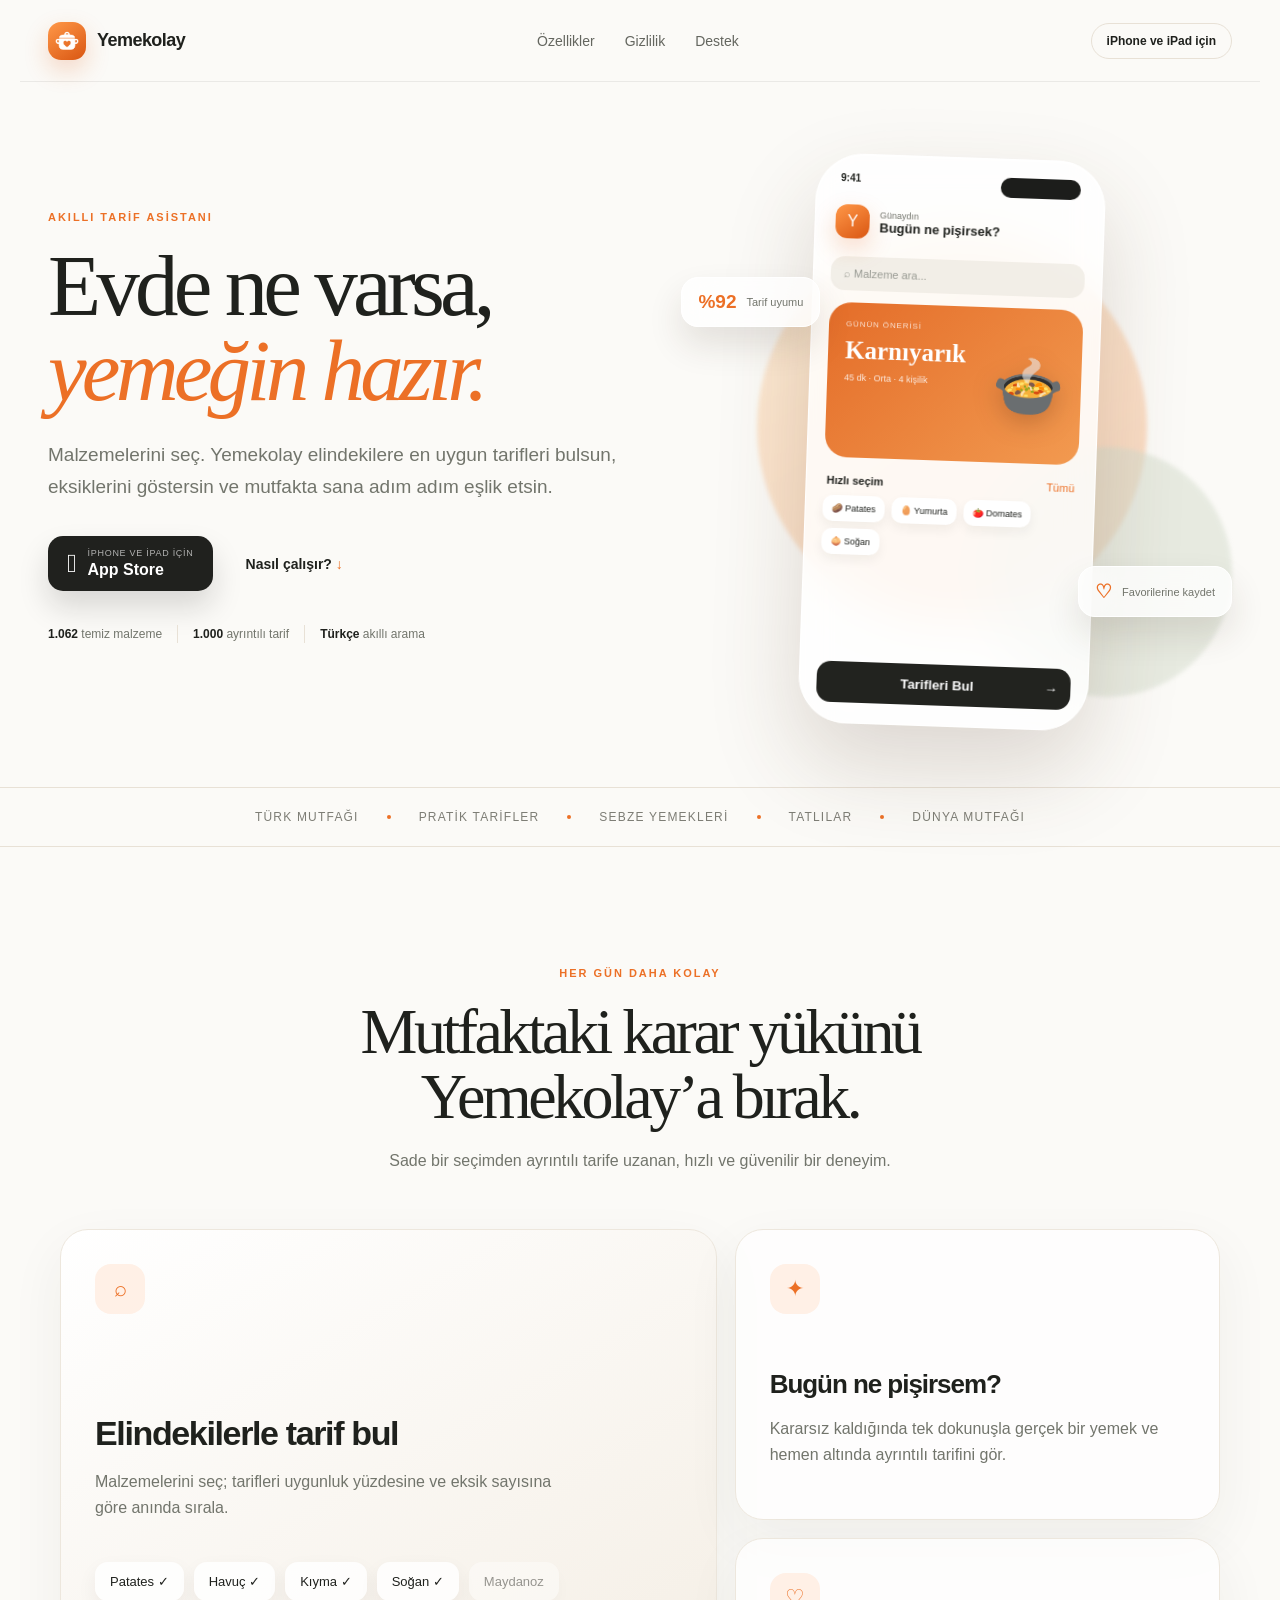
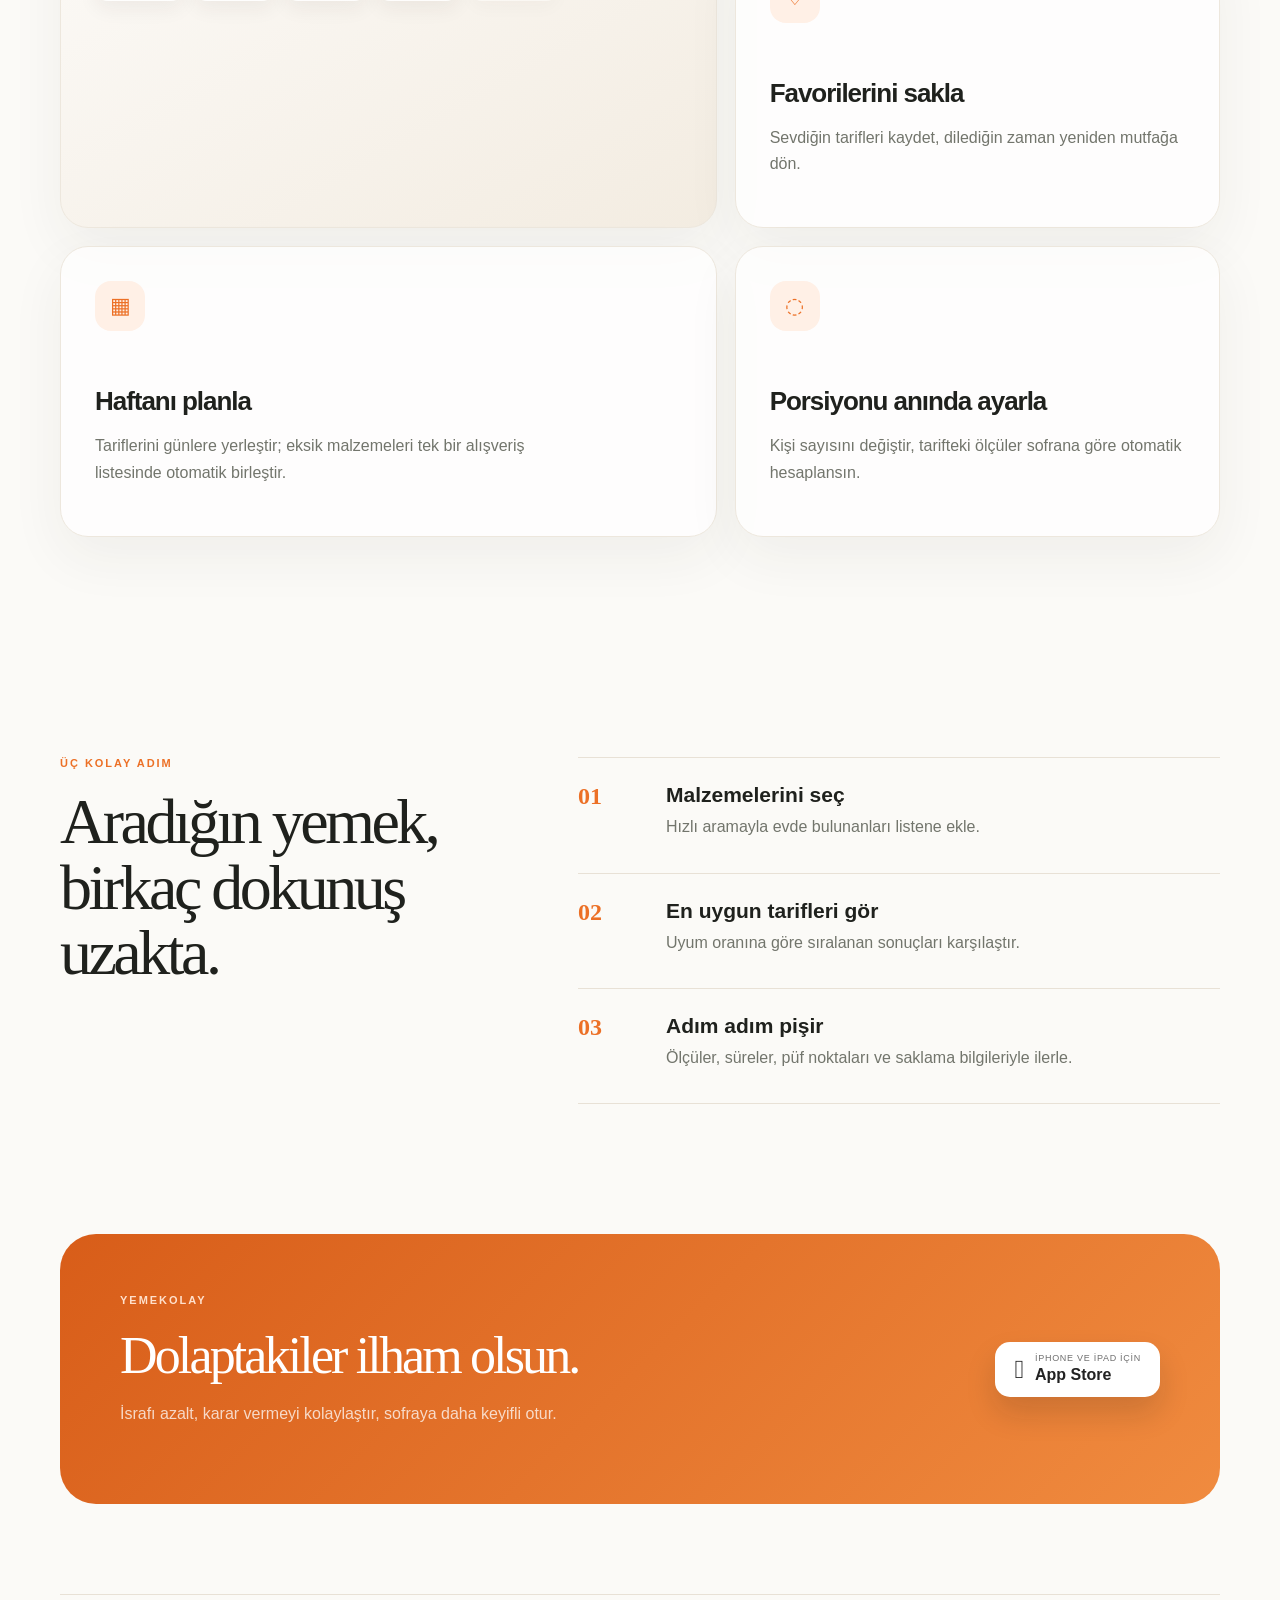
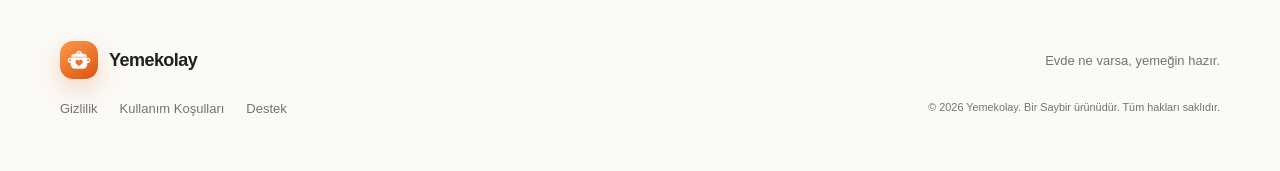
<file: docs/index.html>
<!doctype html>
<html lang="tr">
<head>
  <meta charset="utf-8">
  <meta name="viewport" content="width=device-width,initial-scale=1">
  <title>Yemekolay — Evde ne varsa, yemeğin hazır</title>
  <meta name="description" content="Malzemelerine göre ayrıntılı yemek tarifleri bulan hızlı iOS uygulaması.">
  <meta property="og:title" content="Yemekolay">
  <meta property="og:description" content="Evde ne varsa, yemeğin hazır.">
  <meta property="og:image" content="https://saax444.github.io/Yemekolay/og.png">
  <link rel="icon" href="./assets/yemekolay-logo.png">
  <link rel="stylesheet" href="./styles.css">
  <link rel="stylesheet" href="./logo.css">
</head>
<body>
  <header class="topbar">
    <a class="brand" href="./"><span class="mark"><img src="./assets/yemekolay-logo.png" alt=""></span><span>Yemekolay</span></a>
    <nav aria-label="Ana menü">
      <a href="#ozellikler">Özellikler</a>
      <a href="./privacy/">Gizlilik</a>
      <a href="./support/">Destek</a>
    </nav>
    <span class="nav-pill">iPhone ve iPad için</span>
  </header>

  <main>
    <section class="hero">
      <div class="hero-copy">
        <span class="eyebrow">AKILLI TARİF ASİSTANI</span>
        <h1>Evde ne varsa,<br><em>yemeğin hazır.</em></h1>
        <p>Malzemelerini seç. Yemekolay elindekilere en uygun tarifleri bulsun, eksiklerini göstersin ve mutfakta sana adım adım eşlik etsin.</p>
        <div class="actions">
          <span class="app-button"><b></b><span><small>iPhone ve iPad için</small>App Store</span></span>
          <a class="quiet-button" href="#nasil-calisir">Nasıl çalışır? <span>↓</span></a>
        </div>
        <div class="trust-row">
          <span><b>1.062</b> temiz malzeme</span>
          <i></i>
          <span><b>1.000</b> ayrıntılı tarif</span>
          <i></i>
          <span><b>Türkçe</b> akıllı arama</span>
        </div>
      </div>

      <div class="hero-visual" aria-label="Yemekolay uygulama önizlemesi">
        <div class="orb orb-one"></div><div class="orb orb-two"></div>
        <div class="phone">
          <div class="phone-bar"><span>9:41</span><i></i></div>
          <div class="phone-head"><span class="mini-mark">Y</span><div><small>Günaydın</small><b>Bugün ne pişirsek?</b></div></div>
          <div class="search"><span>⌕</span> Malzeme ara...</div>
          <div class="fresh-card">
            <div><small>GÜNÜN ÖNERİSİ</small><strong>Karnıyarık</strong><span>45 dk · Orta · 4 kişilik</span></div>
            <div class="dish">🍲</div>
          </div>
          <div class="section-label"><b>Hızlı seçim</b><span>Tümü</span></div>
          <div class="chips"><span>🥔 Patates</span><span>🥚 Yumurta</span><span>🍅 Domates</span><span>🧅 Soğan</span></div>
          <button>Tarifleri Bul <span>→</span></button>
        </div>
        <div class="float-card match"><b>%92</b><span>Tarif uyumu</span></div>
        <div class="float-card saved"><b>♡</b><span>Favorilerine kaydet</span></div>
      </div>
    </section>

    <section class="category-strip" aria-label="Tarif kategorileri">
      <span>Türk Mutfağı</span><i></i><span>Pratik Tarifler</span><i></i><span>Sebze Yemekleri</span><i></i><span>Tatlılar</span><i></i><span>Dünya Mutfağı</span>
    </section>

    <section class="section shell" id="ozellikler">
      <div class="section-heading">
        <span class="eyebrow">HER GÜN DAHA KOLAY</span>
        <h2>Mutfaktaki karar yükünü<br>Yemekolay’a bırak.</h2>
        <p>Sade bir seçimden ayrıntılı tarife uzanan, hızlı ve güvenilir bir deneyim.</p>
      </div>
      <div class="feature-grid">
        <article class="feature feature-large">
          <span class="feature-icon">⌕</span>
          <h3>Elindekilerle tarif bul</h3>
          <p>Malzemelerini seç; tarifleri uygunluk yüzdesine ve eksik sayısına göre anında sırala.</p>
          <div class="ingredient-cloud"><span>Patates ✓</span><span>Havuç ✓</span><span>Kıyma ✓</span><span>Soğan ✓</span><span>Maydanoz</span></div>
        </article>
        <article class="feature">
          <span class="feature-icon">✦</span>
          <h3>Bugün ne pişirsem?</h3>
          <p>Kararsız kaldığında tek dokunuşla gerçek bir yemek ve hemen altında ayrıntılı tarifini gör.</p>
        </article>
        <article class="feature">
          <span class="feature-icon">♡</span>
          <h3>Favorilerini sakla</h3>
          <p>Sevdiğin tarifleri kaydet, dilediğin zaman yeniden mutfağa dön.</p>
        </article>
        <article class="feature">
          <span class="feature-icon">▦</span>
          <h3>Haftanı planla</h3>
          <p>Tariflerini günlere yerleştir; eksik malzemeleri tek bir alışveriş listesinde otomatik birleştir.</p>
        </article>
        <article class="feature">
          <span class="feature-icon">◌</span>
          <h3>Porsiyonu anında ayarla</h3>
          <p>Kişi sayısını değiştir, tarifteki ölçüler sofrana göre otomatik hesaplansın.</p>
        </article>
      </div>
    </section>

    <section class="flow shell" id="nasil-calisir">
      <div class="flow-copy">
        <span class="eyebrow">ÜÇ KOLAY ADIM</span>
        <h2>Aradığın yemek,<br>birkaç dokunuş uzakta.</h2>
      </div>
      <ol>
        <li><b>01</b><div><strong>Malzemelerini seç</strong><p>Hızlı aramayla evde bulunanları listene ekle.</p></div></li>
        <li><b>02</b><div><strong>En uygun tarifleri gör</strong><p>Uyum oranına göre sıralanan sonuçları karşılaştır.</p></div></li>
        <li><b>03</b><div><strong>Adım adım pişir</strong><p>Ölçüler, süreler, püf noktaları ve saklama bilgileriyle ilerle.</p></div></li>
      </ol>
    </section>

    <section class="closing shell">
      <div><span class="eyebrow">YEMEKOLAY</span><h2>Dolaptakiler ilham olsun.</h2><p>İsrafı azalt, karar vermeyi kolaylaştır, sofraya daha keyifli otur.</p></div>
      <span class="app-button light"><b></b><span><small>iPhone ve iPad için</small>App Store</span></span>
    </section>
  </main>

  <footer>
    <a class="brand" href="./"><span class="mark"><img src="./assets/yemekolay-logo.png" alt=""></span><span>Yemekolay</span></a>
    <p>Evde ne varsa, yemeğin hazır.</p>
    <div><a href="./privacy/">Gizlilik</a><a href="./terms/">Kullanım Koşulları</a><a href="./support/">Destek</a></div>
    <small>© 2026 Yemekolay. Bir Saybir ürünüdür. Tüm hakları saklıdır.</small>
  </footer>
</body>
</html>
</file>
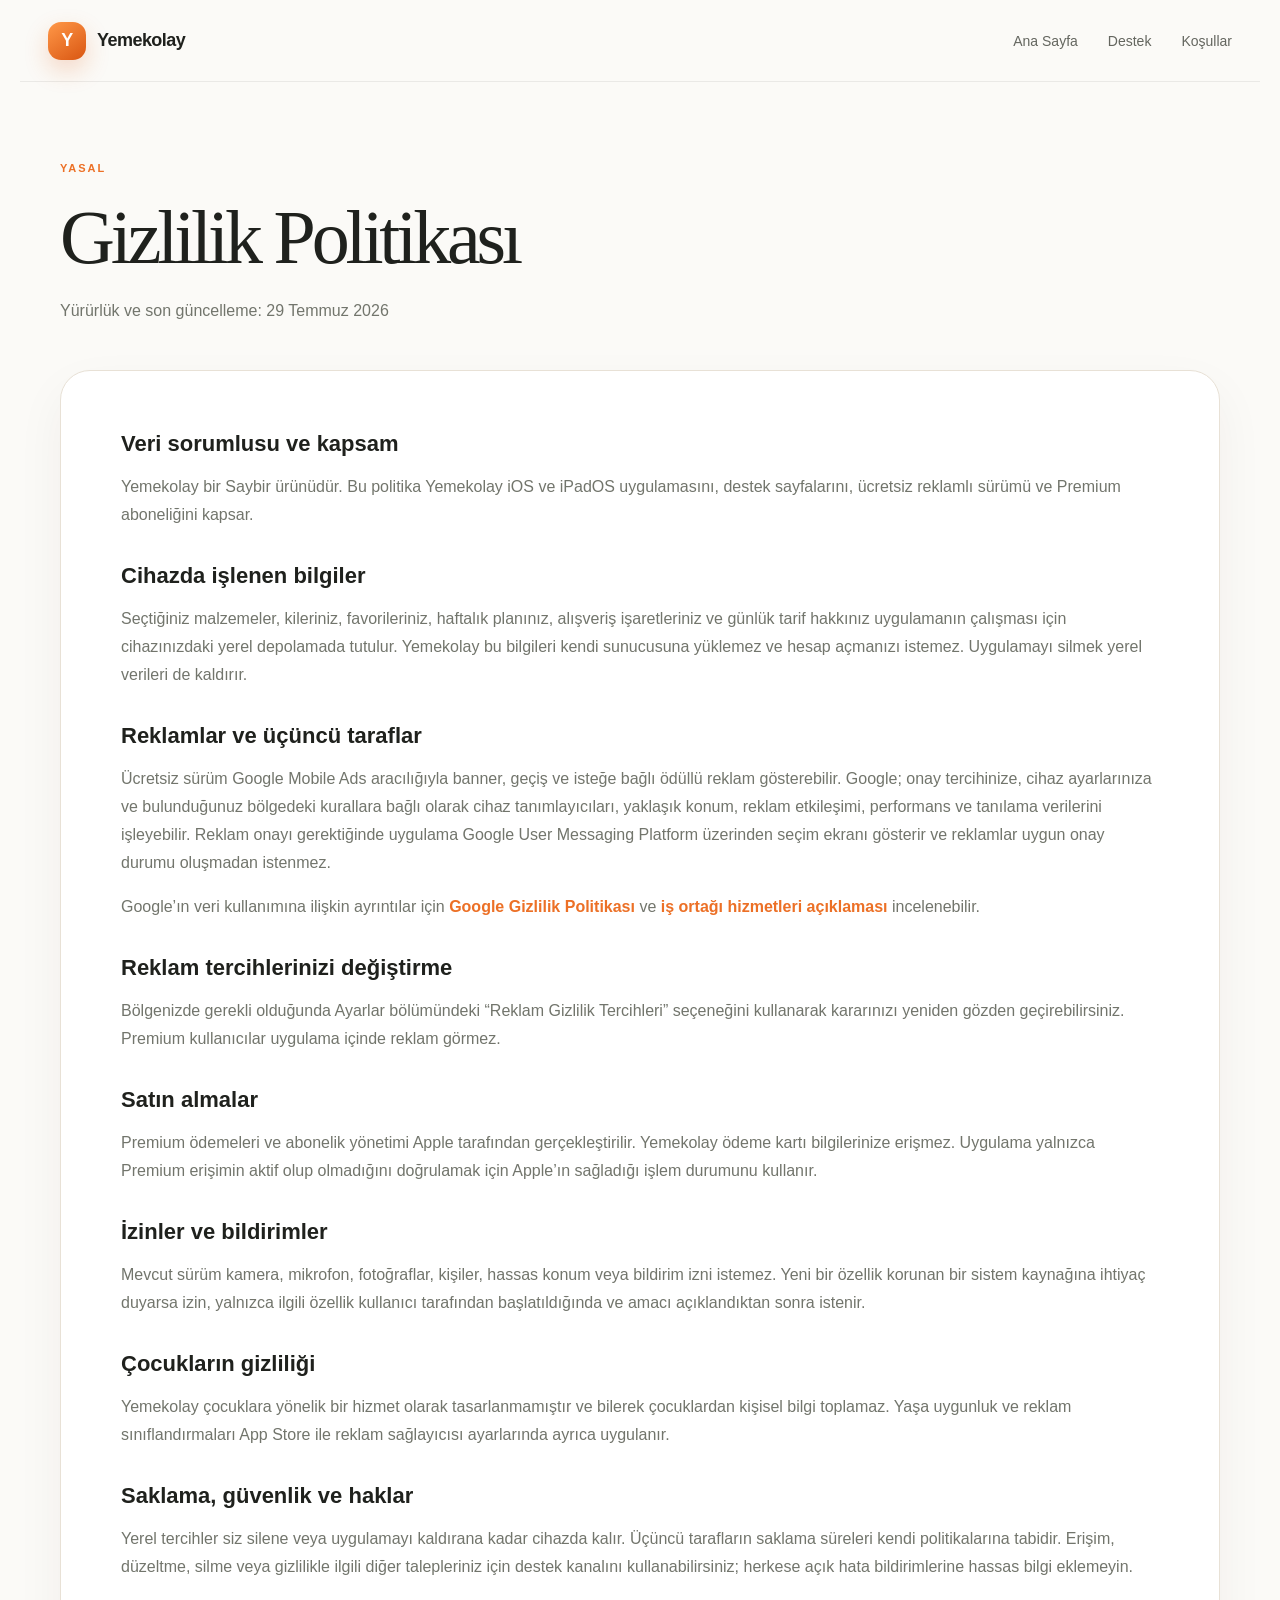
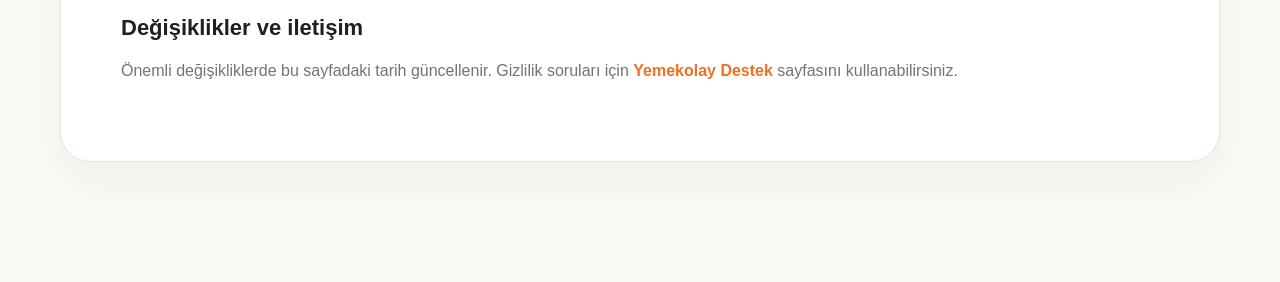
<file: docs/privacy/index.html>
<!doctype html>
<html lang="tr">
<head>
  <meta charset="utf-8">
  <meta name="viewport" content="width=device-width,initial-scale=1">
  <title>Gizlilik Politikası — Yemekolay</title>
  <meta name="description" content="Yemekolay uygulamasının gizlilik politikası ve veri kullanım açıklamaları.">
  <link rel="stylesheet" href="../styles.css">
</head>
<body>
  <header class="topbar">
    <a class="brand" href="../"><span class="mark">Y</span>Yemekolay</a>
    <nav><a href="../">Ana Sayfa</a><a href="../support/">Destek</a><a href="../terms/">Koşullar</a></nav>
  </header>
  <main class="legal shell">
    <span class="eyebrow">YASAL</span>
    <h1>Gizlilik Politikası</h1>
    <p class="updated">Yürürlük ve son güncelleme: 29 Temmuz 2026</p>
    <article>
      <h2>Veri sorumlusu ve kapsam</h2>
      <p>Yemekolay bir Saybir ürünüdür. Bu politika Yemekolay iOS ve iPadOS uygulamasını, destek sayfalarını, ücretsiz reklamlı sürümü ve Premium aboneliğini kapsar.</p>

      <h2>Cihazda işlenen bilgiler</h2>
      <p>Seçtiğiniz malzemeler, kileriniz, favorileriniz, haftalık planınız, alışveriş işaretleriniz ve günlük tarif hakkınız uygulamanın çalışması için cihazınızdaki yerel depolamada tutulur. Yemekolay bu bilgileri kendi sunucusuna yüklemez ve hesap açmanızı istemez. Uygulamayı silmek yerel verileri de kaldırır.</p>

      <h2>Reklamlar ve üçüncü taraflar</h2>
      <p>Ücretsiz sürüm Google Mobile Ads aracılığıyla banner, geçiş ve isteğe bağlı ödüllü reklam gösterebilir. Google; onay tercihinize, cihaz ayarlarınıza ve bulunduğunuz bölgedeki kurallara bağlı olarak cihaz tanımlayıcıları, yaklaşık konum, reklam etkileşimi, performans ve tanılama verilerini işleyebilir. Reklam onayı gerektiğinde uygulama Google User Messaging Platform üzerinden seçim ekranı gösterir ve reklamlar uygun onay durumu oluşmadan istenmez.</p>
      <p>Google’ın veri kullanımına ilişkin ayrıntılar için <a class="text-link" href="https://policies.google.com/privacy">Google Gizlilik Politikası</a> ve <a class="text-link" href="https://policies.google.com/technologies/partner-sites">iş ortağı hizmetleri açıklaması</a> incelenebilir.</p>

      <h2>Reklam tercihlerinizi değiştirme</h2>
      <p>Bölgenizde gerekli olduğunda Ayarlar bölümündeki “Reklam Gizlilik Tercihleri” seçeneğini kullanarak kararınızı yeniden gözden geçirebilirsiniz. Premium kullanıcılar uygulama içinde reklam görmez.</p>

      <h2>Satın almalar</h2>
      <p>Premium ödemeleri ve abonelik yönetimi Apple tarafından gerçekleştirilir. Yemekolay ödeme kartı bilgilerinize erişmez. Uygulama yalnızca Premium erişimin aktif olup olmadığını doğrulamak için Apple’ın sağladığı işlem durumunu kullanır.</p>

      <h2>İzinler ve bildirimler</h2>
      <p>Mevcut sürüm kamera, mikrofon, fotoğraflar, kişiler, hassas konum veya bildirim izni istemez. Yeni bir özellik korunan bir sistem kaynağına ihtiyaç duyarsa izin, yalnızca ilgili özellik kullanıcı tarafından başlatıldığında ve amacı açıklandıktan sonra istenir.</p>

      <h2>Çocukların gizliliği</h2>
      <p>Yemekolay çocuklara yönelik bir hizmet olarak tasarlanmamıştır ve bilerek çocuklardan kişisel bilgi toplamaz. Yaşa uygunluk ve reklam sınıflandırmaları App Store ile reklam sağlayıcısı ayarlarında ayrıca uygulanır.</p>

      <h2>Saklama, güvenlik ve haklar</h2>
      <p>Yerel tercihler siz silene veya uygulamayı kaldırana kadar cihazda kalır. Üçüncü tarafların saklama süreleri kendi politikalarına tabidir. Erişim, düzeltme, silme veya gizlilikle ilgili diğer talepleriniz için destek kanalını kullanabilirsiniz; herkese açık hata bildirimlerine hassas bilgi eklemeyin.</p>

      <h2>Değişiklikler ve iletişim</h2>
      <p>Önemli değişikliklerde bu sayfadaki tarih güncellenir. Gizlilik soruları için <a class="text-link" href="../support/">Yemekolay Destek</a> sayfasını kullanabilirsiniz.</p>
    </article>
  </main>
</body>
</html>
</file>
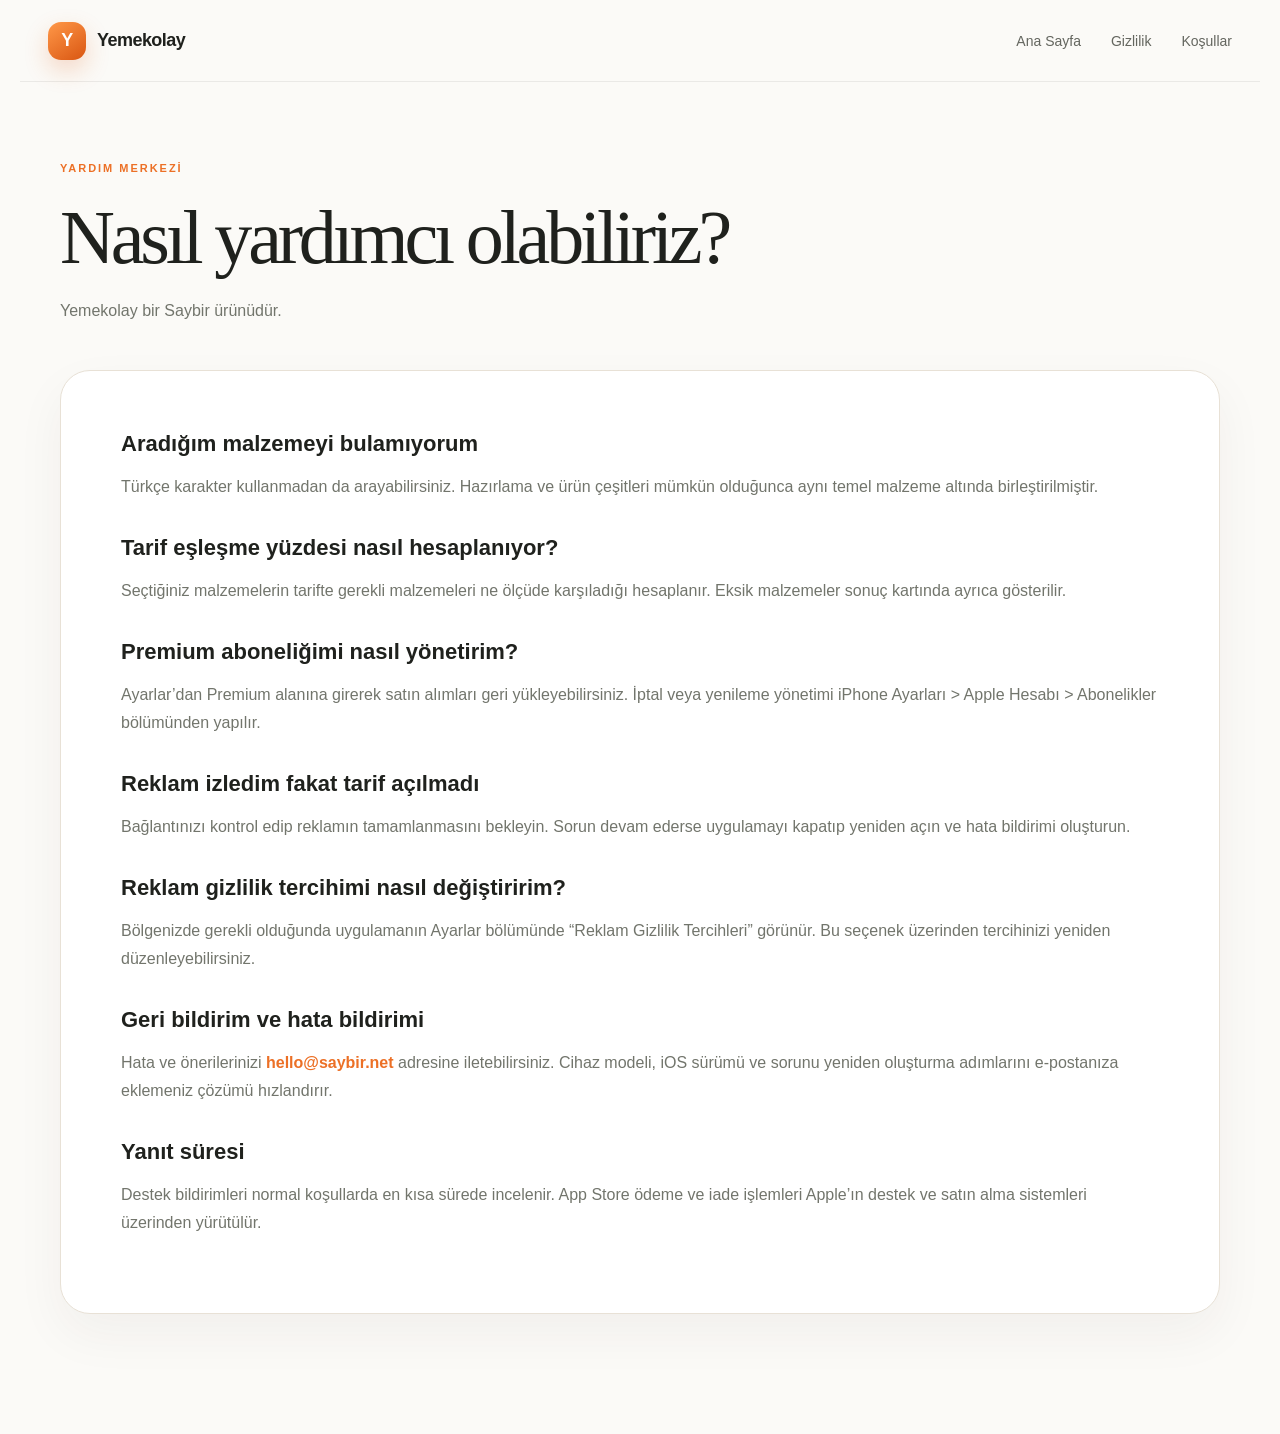
<file: docs/support/index.html>
<!doctype html><html lang="tr"><head><meta charset="utf-8"><meta name="viewport" content="width=device-width,initial-scale=1"><title>Destek — Yemekolay</title><meta name="description" content="Yemekolay uygulaması destek ve sık sorulan sorular."><link rel="stylesheet" href="../styles.css"></head><body><header class="topbar"><a class="brand" href="../"><span class="mark">Y</span>Yemekolay</a><nav><a href="../">Ana Sayfa</a><a href="../privacy/">Gizlilik</a><a href="../terms/">Koşullar</a></nav></header><main class="legal shell"><span class="eyebrow">YARDIM MERKEZİ</span><h1>Nasıl yardımcı olabiliriz?</h1><p class="updated">Yemekolay bir Saybir ürünüdür.</p><article><h2>Aradığım malzemeyi bulamıyorum</h2><p>Türkçe karakter kullanmadan da arayabilirsiniz. Hazırlama ve ürün çeşitleri mümkün olduğunca aynı temel malzeme altında birleştirilmiştir.</p><h2>Tarif eşleşme yüzdesi nasıl hesaplanıyor?</h2><p>Seçtiğiniz malzemelerin tarifte gerekli malzemeleri ne ölçüde karşıladığı hesaplanır. Eksik malzemeler sonuç kartında ayrıca gösterilir.</p><h2>Premium aboneliğimi nasıl yönetirim?</h2><p>Ayarlar’dan Premium alanına girerek satın alımları geri yükleyebilirsiniz. İptal veya yenileme yönetimi iPhone Ayarları &gt; Apple Hesabı &gt; Abonelikler bölümünden yapılır.</p><h2>Reklam izledim fakat tarif açılmadı</h2><p>Bağlantınızı kontrol edip reklamın tamamlanmasını bekleyin. Sorun devam ederse uygulamayı kapatıp yeniden açın ve hata bildirimi oluşturun.</p><h2>Reklam gizlilik tercihimi nasıl değiştiririm?</h2><p>Bölgenizde gerekli olduğunda uygulamanın Ayarlar bölümünde “Reklam Gizlilik Tercihleri” görünür. Bu seçenek üzerinden tercihinizi yeniden düzenleyebilirsiniz.</p><h2>Geri bildirim ve hata bildirimi</h2><p>Hata ve önerilerinizi <a class="text-link" href="mailto:hello@saybir.net">hello@saybir.net</a> adresine iletebilirsiniz. Cihaz modeli, iOS sürümü ve sorunu yeniden oluşturma adımlarını e-postanıza eklemeniz çözümü hızlandırır.</p><h2>Yanıt süresi</h2><p>Destek bildirimleri normal koşullarda en kısa sürede incelenir. App Store ödeme ve iade işlemleri Apple’ın destek ve satın alma sistemleri üzerinden yürütülür.</p></article></main></body></html>
</file>
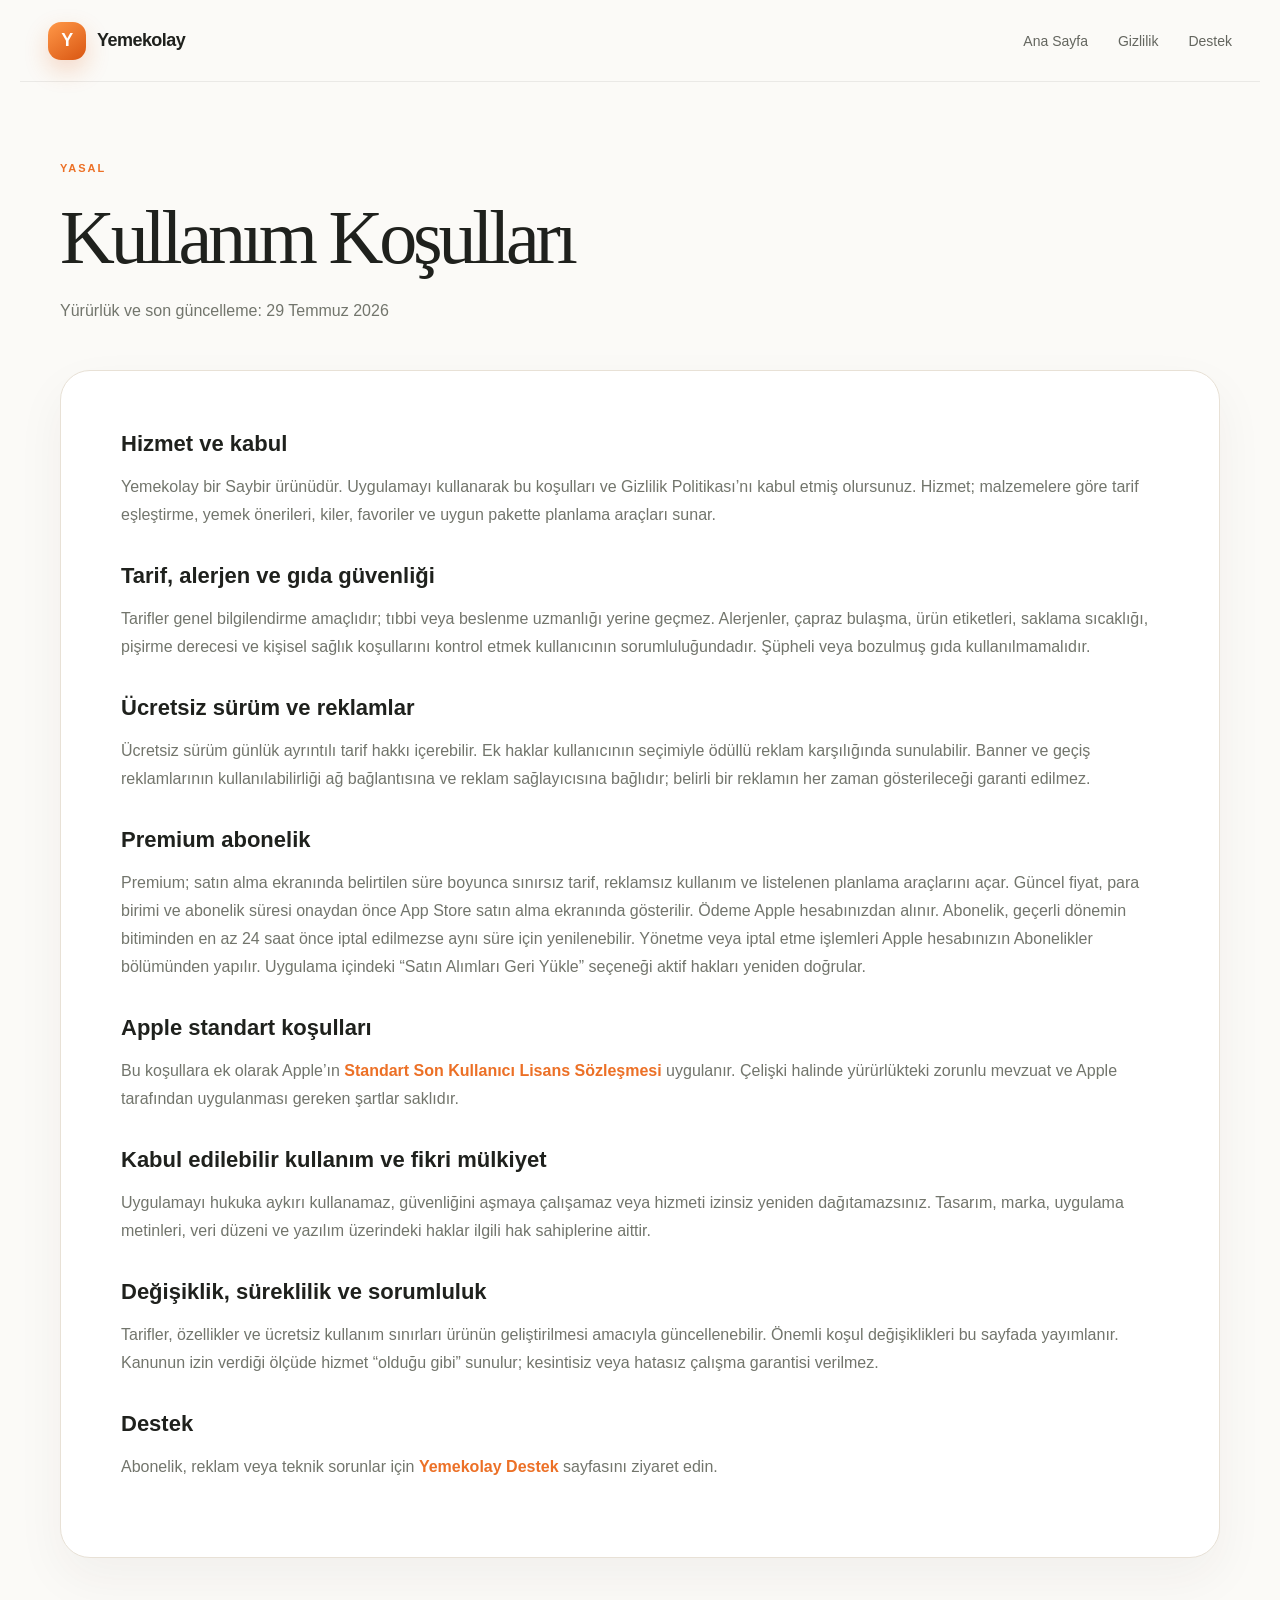
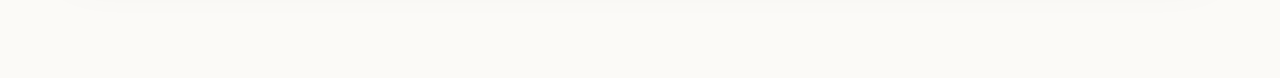
<file: docs/terms/index.html>
<!doctype html>
<html lang="tr">
<head>
  <meta charset="utf-8">
  <meta name="viewport" content="width=device-width,initial-scale=1">
  <title>Kullanım Koşulları — Yemekolay</title>
  <meta name="description" content="Yemekolay uygulamasının kullanım ve Premium abonelik koşulları.">
  <link rel="stylesheet" href="../styles.css">
</head>
<body>
  <header class="topbar">
    <a class="brand" href="../"><span class="mark">Y</span>Yemekolay</a>
    <nav><a href="../">Ana Sayfa</a><a href="../privacy/">Gizlilik</a><a href="../support/">Destek</a></nav>
  </header>
  <main class="legal shell">
    <span class="eyebrow">YASAL</span>
    <h1>Kullanım Koşulları</h1>
    <p class="updated">Yürürlük ve son güncelleme: 29 Temmuz 2026</p>
    <article>
      <h2>Hizmet ve kabul</h2>
      <p>Yemekolay bir Saybir ürünüdür. Uygulamayı kullanarak bu koşulları ve Gizlilik Politikası’nı kabul etmiş olursunuz. Hizmet; malzemelere göre tarif eşleştirme, yemek önerileri, kiler, favoriler ve uygun pakette planlama araçları sunar.</p>

      <h2>Tarif, alerjen ve gıda güvenliği</h2>
      <p>Tarifler genel bilgilendirme amaçlıdır; tıbbi veya beslenme uzmanlığı yerine geçmez. Alerjenler, çapraz bulaşma, ürün etiketleri, saklama sıcaklığı, pişirme derecesi ve kişisel sağlık koşullarını kontrol etmek kullanıcının sorumluluğundadır. Şüpheli veya bozulmuş gıda kullanılmamalıdır.</p>

      <h2>Ücretsiz sürüm ve reklamlar</h2>
      <p>Ücretsiz sürüm günlük ayrıntılı tarif hakkı içerebilir. Ek haklar kullanıcının seçimiyle ödüllü reklam karşılığında sunulabilir. Banner ve geçiş reklamlarının kullanılabilirliği ağ bağlantısına ve reklam sağlayıcısına bağlıdır; belirli bir reklamın her zaman gösterileceği garanti edilmez.</p>

      <h2>Premium abonelik</h2>
      <p>Premium; satın alma ekranında belirtilen süre boyunca sınırsız tarif, reklamsız kullanım ve listelenen planlama araçlarını açar. Güncel fiyat, para birimi ve abonelik süresi onaydan önce App Store satın alma ekranında gösterilir. Ödeme Apple hesabınızdan alınır. Abonelik, geçerli dönemin bitiminden en az 24 saat önce iptal edilmezse aynı süre için yenilenebilir. Yönetme veya iptal etme işlemleri Apple hesabınızın Abonelikler bölümünden yapılır. Uygulama içindeki “Satın Alımları Geri Yükle” seçeneği aktif hakları yeniden doğrular.</p>

      <h2>Apple standart koşulları</h2>
      <p>Bu koşullara ek olarak Apple’ın <a class="text-link" href="https://www.apple.com/legal/internet-services/itunes/dev/stdeula/">Standart Son Kullanıcı Lisans Sözleşmesi</a> uygulanır. Çelişki halinde yürürlükteki zorunlu mevzuat ve Apple tarafından uygulanması gereken şartlar saklıdır.</p>

      <h2>Kabul edilebilir kullanım ve fikri mülkiyet</h2>
      <p>Uygulamayı hukuka aykırı kullanamaz, güvenliğini aşmaya çalışamaz veya hizmeti izinsiz yeniden dağıtamazsınız. Tasarım, marka, uygulama metinleri, veri düzeni ve yazılım üzerindeki haklar ilgili hak sahiplerine aittir.</p>

      <h2>Değişiklik, süreklilik ve sorumluluk</h2>
      <p>Tarifler, özellikler ve ücretsiz kullanım sınırları ürünün geliştirilmesi amacıyla güncellenebilir. Önemli koşul değişiklikleri bu sayfada yayımlanır. Kanunun izin verdiği ölçüde hizmet “olduğu gibi” sunulur; kesintisiz veya hatasız çalışma garantisi verilmez.</p>

      <h2>Destek</h2>
      <p>Abonelik, reklam veya teknik sorunlar için <a class="text-link" href="../support/">Yemekolay Destek</a> sayfasını ziyaret edin.</p>
    </article>
  </main>
</body>
</html>
</file>
<file: docs/styles.css>
:root{--ink:#1f211d;--muted:#72756c;--orange:#ec7026;--cream:#f6f2ea;--line:#e8e1d6;--green:#61735b}*{box-sizing:border-box}html{scroll-behavior:smooth}body{margin:0;background:#fbfaf7;color:var(--ink);font-family:-apple-system,BlinkMacSystemFont,"SF Pro Display","Segoe UI",sans-serif}a{color:inherit;text-decoration:none}.topbar{height:82px;max-width:1240px;margin:auto;padding:0 28px;display:flex;align-items:center;justify-content:space-between;border-bottom:1px solid rgba(45,42,35,.08)}.brand{display:flex;align-items:center;gap:11px;font-weight:760;font-size:18px;letter-spacing:-.03em}.mark,.mini-mark{display:grid;place-items:center;color:#fff;background:linear-gradient(145deg,#ff9848,#d95612);box-shadow:0 10px 24px rgba(224,91,18,.22)}.mark{width:38px;height:38px;border-radius:13px}.topbar nav{display:flex;gap:30px;color:#64665f;font-size:14px}.topbar nav a:hover,footer a:hover{color:var(--orange)}.nav-pill{padding:10px 15px;border:1px solid var(--line);border-radius:100px;font-size:12px;font-weight:650}.hero{min-height:690px;max-width:1240px;margin:auto;padding:75px 28px 90px;display:grid;grid-template-columns:1.02fr .98fr;align-items:center;gap:40px}.eyebrow{display:block;color:var(--orange);font-size:11px;font-weight:800;letter-spacing:.18em;margin-bottom:20px}.hero h1,.section h2,.flow h2,.closing h2,.legal h1{font-family:Georgia,"Times New Roman",serif;font-weight:500;letter-spacing:-.055em}.hero h1{font-size:clamp(58px,6.8vw,94px);line-height:.98;margin:0 0 26px}.hero h1 em{color:var(--orange);font-style:italic}.hero-copy>p{max-width:600px;font-size:19px;line-height:1.65;color:var(--muted)}.actions{display:flex;align-items:center;gap:18px;margin:34px 0}.app-button{display:flex;align-items:center;gap:11px;background:#20211e;color:white;padding:12px 19px;border-radius:15px;box-shadow:0 16px 30px rgba(20,20,17,.15)}.app-button b{font-size:26px}.app-button span{display:flex;flex-direction:column;font-weight:700;line-height:1.05}.app-button small{font-size:9px;text-transform:uppercase;letter-spacing:.08em;font-weight:500;opacity:.65;margin-bottom:4px}.quiet-button{font-size:14px;font-weight:650;padding:15px}.quiet-button span{color:var(--orange)}.trust-row{display:flex;align-items:center;gap:15px;color:var(--muted);font-size:12px}.trust-row b{color:var(--ink)}.trust-row i{height:18px;width:1px;background:var(--line)}.hero-visual{height:540px;position:relative;display:grid;place-items:center}.orb{position:absolute;border-radius:50%;filter:blur(2px)}.orb-one{width:390px;height:390px;background:linear-gradient(145deg,#ffc77d,#f47a2d);opacity:.28}.orb-two{width:250px;height:250px;background:#d7decf;right:0;bottom:0;opacity:.55}.phone{width:290px;height:570px;background:rgba(255,255,255,.78);backdrop-filter:blur(24px);border:1px solid rgba(255,255,255,.9);border-radius:48px;padding:18px 17px;box-shadow:0 40px 90px rgba(83,58,36,.18),inset 0 1px 1px #fff;position:relative;z-index:2;transform:rotate(2deg)}.phone-bar{height:27px;display:flex;justify-content:space-between;padding:0 7px;font-size:10px;font-weight:700}.phone-bar i{width:80px;height:20px;background:#1c1d1b;border-radius:20px}.phone-head{display:flex;align-items:center;gap:10px;margin:5px 3px 18px}.mini-mark{width:34px;height:34px;border-radius:12px}.phone-head div{display:flex;flex-direction:column}.phone-head small{font-size:9px;color:var(--muted)}.phone-head b{font-size:13px}.search{background:rgba(238,234,226,.75);color:#999a93;border-radius:14px;padding:11px 13px;font-size:11px}.fresh-card{height:155px;margin-top:12px;background:linear-gradient(135deg,#e46d29,#f29a50);color:white;border-radius:22px;padding:17px;display:flex;justify-content:space-between;overflow:hidden}.fresh-card>div:first-child{display:flex;flex-direction:column;z-index:1}.fresh-card small{font-size:8px;letter-spacing:.11em;opacity:.78}.fresh-card strong{font-family:Georgia,serif;font-size:25px;margin:8px 0}.fresh-card span{font-size:9px;opacity:.85}.dish{font-size:58px;align-self:center;filter:drop-shadow(0 8px 12px rgba(70,30,10,.25))}.section-label{display:flex;justify-content:space-between;margin:17px 3px 9px;font-size:11px}.section-label span{color:var(--orange)}.chips{display:flex;flex-wrap:wrap;gap:7px}.chips span{background:white;padding:8px 9px;border-radius:10px;font-size:9px;box-shadow:0 5px 12px rgba(30,28,23,.06)}.phone button{border:0;background:#22231f;color:#fff;border-radius:14px;width:calc(100% - 34px);padding:13px;position:absolute;bottom:20px;font-weight:700}.phone button span{float:right}.float-card{position:absolute;z-index:3;background:rgba(255,255,255,.78);border:1px solid #fff;backdrop-filter:blur(16px);border-radius:17px;padding:13px 16px;box-shadow:0 18px 35px rgba(55,40,28,.12);display:flex;align-items:center;gap:10px;font-size:11px}.float-card b{font-size:19px;color:var(--orange)}.float-card span{color:var(--muted)}.match{left:10px;top:120px}.saved{right:0;bottom:80px}.category-strip{border-top:1px solid var(--line);border-bottom:1px solid var(--line);padding:22px 20px;display:flex;justify-content:center;gap:28px;color:#7d7d75;font-size:12px;text-transform:uppercase;letter-spacing:.1em;overflow:hidden;white-space:nowrap}.category-strip i{width:4px;height:4px;background:var(--orange);border-radius:50%;align-self:center}.shell{width:min(1160px,calc(100% - 48px));margin:auto}.section{padding:120px 0}.section-heading{text-align:center;max-width:760px;margin:0 auto 55px}.section h2,.flow h2{font-size:clamp(44px,5vw,68px);line-height:1.02;margin:0 0 18px}.section-heading p,.feature p,.flow p,.closing p{color:var(--muted);line-height:1.65}.feature-grid{display:grid;grid-template-columns:1.15fr .85fr;gap:18px}.feature{min-height:290px;padding:34px;border-radius:28px;background:rgba(255,255,255,.72);border:1px solid #ede7dd;box-shadow:0 20px 55px rgba(51,43,31,.06)}.feature-large{grid-row:span 2;min-height:598px;background:linear-gradient(150deg,#fff,#f3ece1)}.feature-icon{display:grid;place-items:center;width:50px;height:50px;background:#fff0e6;color:var(--orange);border-radius:16px;font-size:22px}.feature h3{font-size:26px;letter-spacing:-.04em;margin:55px 0 12px}.feature-large h3{font-size:34px;margin-top:100px}.feature p{max-width:480px}.ingredient-cloud{margin-top:40px;display:flex;flex-wrap:wrap;gap:10px}.ingredient-cloud span{padding:12px 15px;border-radius:13px;background:rgba(255,255,255,.85);font-size:13px;box-shadow:0 8px 20px rgba(44,36,26,.06)}.ingredient-cloud span:last-child{opacity:.45}.flow{padding:100px 0 130px;display:grid;grid-template-columns:.8fr 1.2fr;gap:90px}.flow ol{margin:0;padding:0;list-style:none}.flow li{display:grid;grid-template-columns:70px 1fr;gap:18px;padding:25px 0;border-top:1px solid var(--line)}.flow li:last-child{border-bottom:1px solid var(--line)}.flow li>b{font-family:Georgia,serif;color:var(--orange);font-size:24px}.flow strong{font-size:21px}.flow p{margin:7px 0}.closing{margin-bottom:90px;padding:60px;border-radius:36px;background:linear-gradient(135deg,#d85d19,#f08b3f);color:white;display:flex;align-items:center;justify-content:space-between}.closing .eyebrow{color:#ffe0cc}.closing h2{font-size:52px;margin:0 0 10px}.closing p{color:rgba(255,255,255,.75)}.app-button.light{background:white;color:#222}.legal{padding:80px 0 120px}.legal h1{font-size:clamp(48px,7vw,76px);margin:12px 0}.legal .updated{color:var(--muted)}.legal article{margin-top:45px;background:white;border:1px solid var(--line);border-radius:30px;padding:clamp(26px,5vw,60px);box-shadow:0 20px 50px rgba(50,42,31,.05)}.legal h2{font-size:22px;margin:34px 0 8px}.legal h2:first-child{margin-top:0}.legal p,.legal li{color:var(--muted);line-height:1.75}.text-link{color:var(--orange);font-weight:700}footer{max-width:1160px;margin:auto;padding:45px 0 55px;border-top:1px solid var(--line);display:grid;grid-template-columns:1fr 1fr;gap:20px;color:var(--muted);font-size:13px}footer .brand{color:var(--ink)}footer>p{text-align:right}footer>div{display:flex;gap:22px}footer>small{text-align:right}@media(max-width:850px){.topbar nav{display:none}.hero{grid-template-columns:1fr;padding-top:60px;text-align:center}.hero-copy>p{margin-inline:auto}.actions,.trust-row{justify-content:center}.hero-visual{margin-top:20px}.feature-grid,.flow{grid-template-columns:1fr}.feature-large{min-height:480px}.flow{gap:35px}.closing{flex-direction:column;text-align:center;gap:25px}.category-strip{justify-content:flex-start}}@media(max-width:560px){.topbar{padding:0 18px}.nav-pill{display:none}.hero{padding-inline:20px}.hero h1{font-size:52px}.trust-row{flex-wrap:wrap}.trust-row i{display:none}.hero-visual{height:510px;transform:scale(.88)}.phone{transform:none}.float-card{display:none}.shell{width:calc(100% - 32px)}.section{padding:85px 0}.feature{padding:26px}.feature-large h3{margin-top:65px}.flow{padding:80px 0}.closing{padding:40px 22px}.closing h2{font-size:40px}footer{width:calc(100% - 32px);grid-template-columns:1fr}footer>p,footer>small{text-align:left}}
</file>
<file: docs/logo.css>
.mark img {
  width: 28px;
  height: 28px;
  object-fit: contain;
  filter: brightness(0) invert(1);
}
</file>
